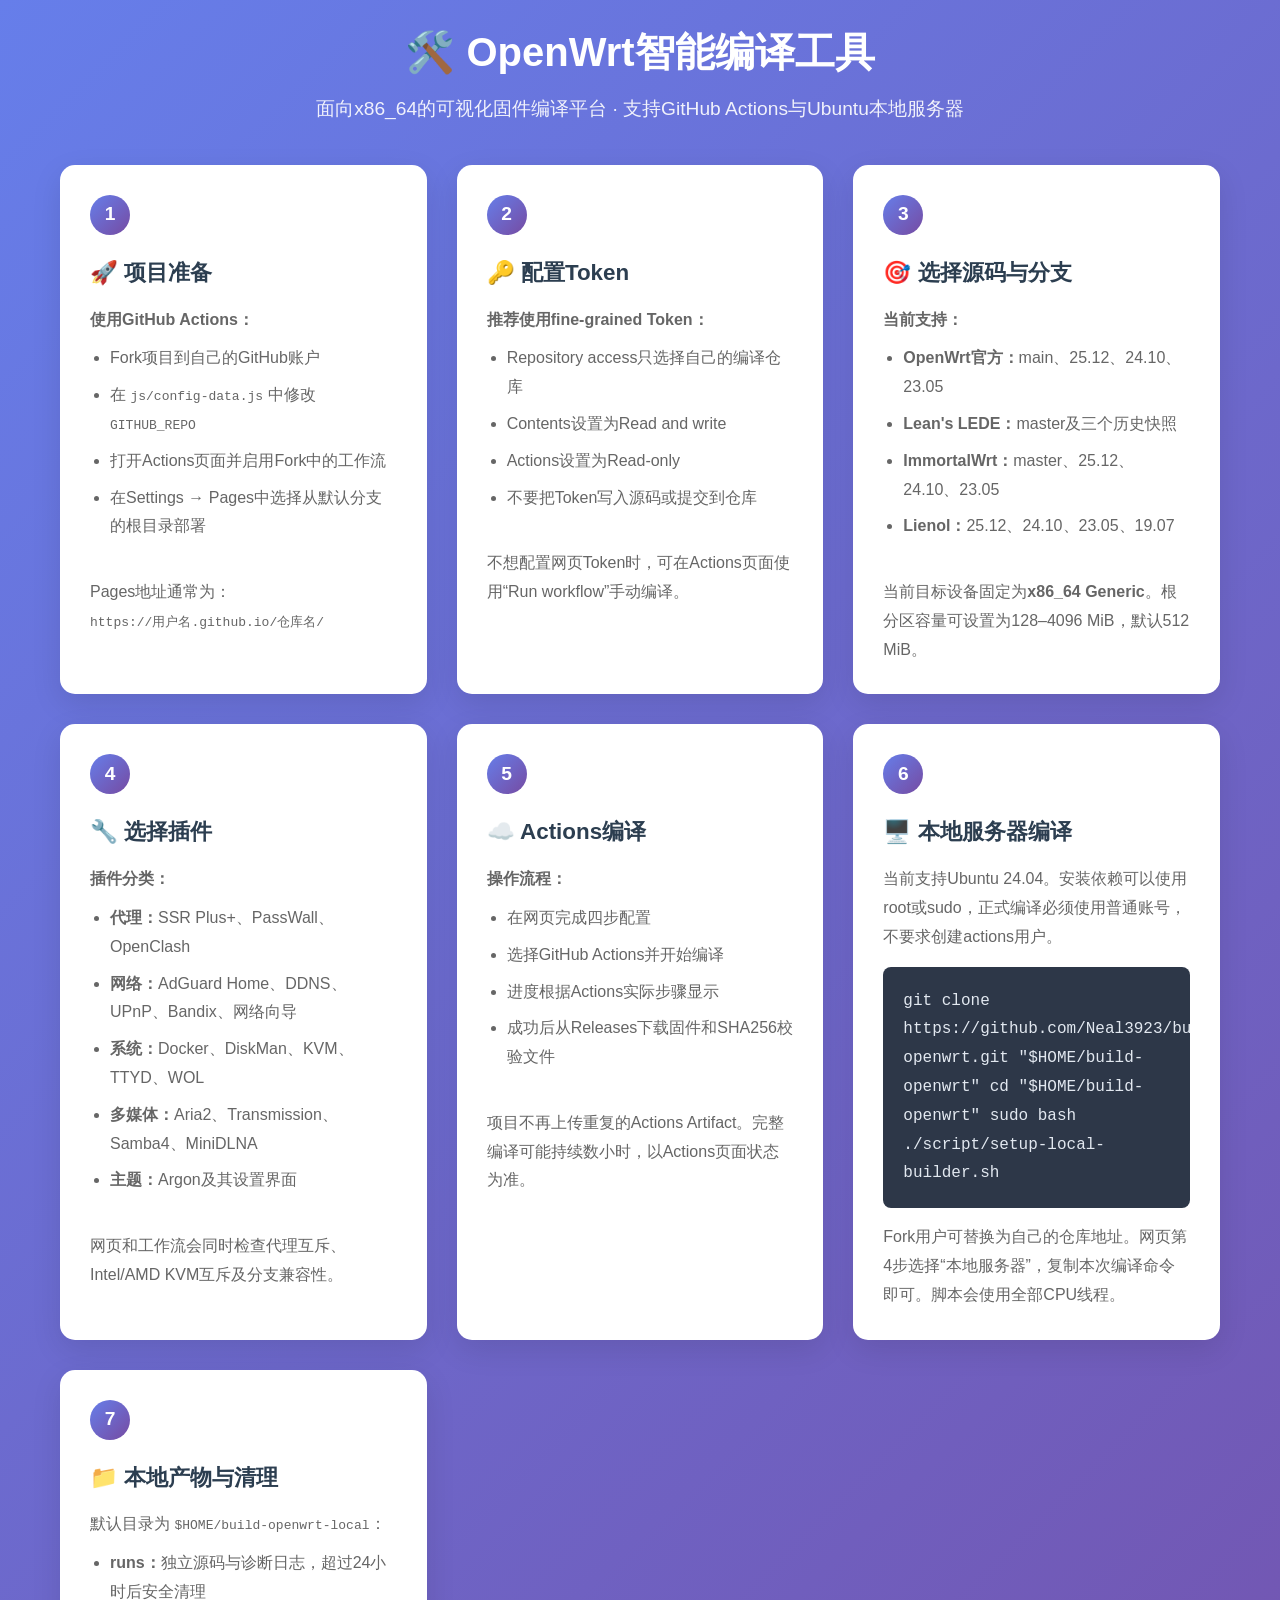
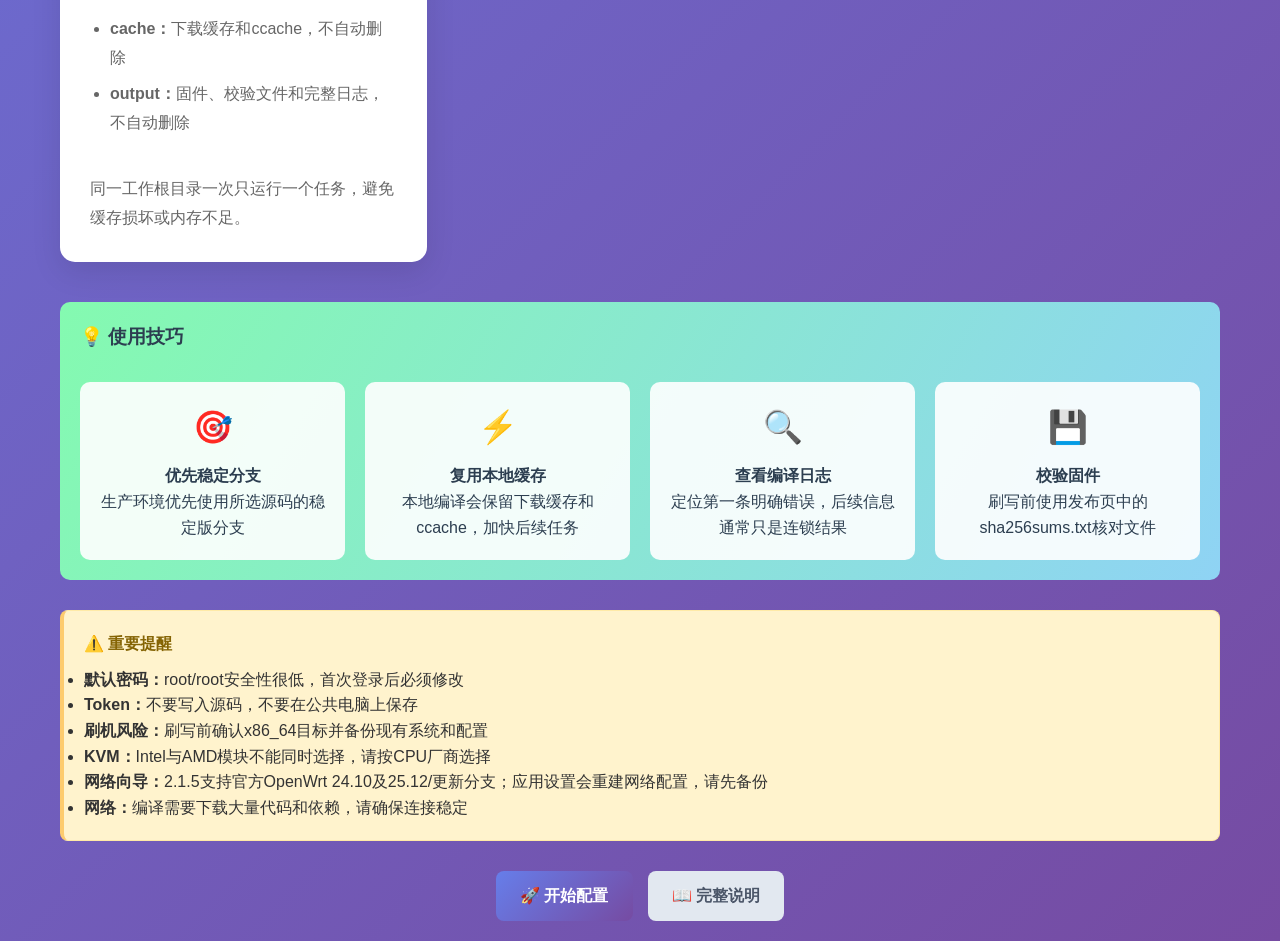
<file: README.html>
<!DOCTYPE html>
<html lang="zh-CN">

<head>
    <meta charset="UTF-8">
    <meta name="viewport" content="width=device-width, initial-scale=1.0">
    <title>OpenWrt智能编译工具 - 使用说明</title>
    <style>
        * {
            margin: 0;
            padding: 0;
            box-sizing: border-box;
        }

        body {
            font-family: -apple-system, BlinkMacSystemFont, 'Segoe UI', Roboto, sans-serif;
            line-height: 1.6;
            color: #333;
            background: linear-gradient(135deg, #667eea 0%, #764ba2 100%);
            min-height: 100vh;
        }

        .container {
            max-width: 1200px;
            margin: 0 auto;
            padding: 20px;
        }

        .header {
            text-align: center;
            color: white;
            margin-bottom: 40px;
        }

        .header h1 {
            font-size: 2.5rem;
            margin-bottom: 10px;
        }

        .header p {
            font-size: 1.2rem;
            opacity: 0.9;
        }

        .usage-steps {
            display: grid;
            grid-template-columns: repeat(auto-fit, minmax(300px, 1fr));
            gap: 30px;
            margin-bottom: 40px;
        }

        .step-card {
            background: white;
            border-radius: 15px;
            padding: 30px;
            box-shadow: 0 10px 30px rgba(0, 0, 0, 0.1);
            transition: transform 0.3s ease, box-shadow 0.3s ease;
        }

        .step-card:hover {
            transform: translateY(-5px);
            box-shadow: 0 20px 40px rgba(0, 0, 0, 0.15);
        }

        .step-number {
            display: inline-flex;
            align-items: center;
            justify-content: center;
            width: 40px;
            height: 40px;
            background: linear-gradient(135deg, #667eea, #764ba2);
            color: white;
            border-radius: 50%;
            font-weight: bold;
            font-size: 1.2rem;
            margin-bottom: 20px;
        }

        .step-title {
            font-size: 1.4rem;
            font-weight: bold;
            margin-bottom: 15px;
            color: #2c3e50;
        }

        .step-content {
            color: #666;
            line-height: 1.8;
        }

        .step-content ul {
            margin-left: 20px;
            margin-top: 10px;
        }

        .step-content li {
            margin-bottom: 8px;
        }

        .highlight {
            background: linear-gradient(120deg, #84fab0 0%, #8fd3f4 100%);
            padding: 20px;
            border-radius: 10px;
            margin: 30px 0;
            color: #2c3e50;
        }

        .feature-grid {
            display: grid;
            grid-template-columns: repeat(auto-fit, minmax(250px, 1fr));
            gap: 20px;
            margin-top: 30px;
        }

        .feature-item {
            background: rgba(255, 255, 255, 0.9);
            padding: 20px;
            border-radius: 10px;
            text-align: center;
        }

        .feature-icon {
            font-size: 2rem;
            margin-bottom: 10px;
        }

        .warning-box {
            background: #fff3cd;
            border: 1px solid #ffeaa7;
            border-left: 4px solid #fdcb6e;
            padding: 20px;
            border-radius: 8px;
            margin: 20px 0;
        }

        .warning-title {
            font-weight: bold;
            color: #856404;
            margin-bottom: 10px;
        }

        .code-block {
            background: #2d3748;
            color: #e2e8f0;
            padding: 20px;
            border-radius: 8px;
            font-family: 'Courier New', monospace;
            overflow-x: auto;
            margin: 15px 0;
        }

        .btn-group {
            display: flex;
            gap: 15px;
            justify-content: center;
            margin-top: 30px;
            flex-wrap: wrap;
        }

        .btn {
            padding: 12px 24px;
            border: none;
            border-radius: 8px;
            font-size: 1rem;
            font-weight: 600;
            text-decoration: none;
            cursor: pointer;
            transition: all 0.3s ease;
            display: inline-flex;
            align-items: center;
            gap: 8px;
        }

        .btn-primary {
            background: linear-gradient(135deg, #667eea, #764ba2);
            color: white;
        }

        .btn-primary:hover {
            transform: translateY(-2px);
            box-shadow: 0 5px 15px rgba(102, 126, 234, 0.4);
        }

        .btn-secondary {
            background: #e2e8f0;
            color: #4a5568;
        }

        .btn-secondary:hover {
            background: #cbd5e0;
        }

        @media (max-width: 768px) {
            .header h1 {
                font-size: 2rem;
            }

            .usage-steps {
                grid-template-columns: 1fr;
            }

            .btn-group {
                flex-direction: column;
                align-items: center;
            }
        }
    </style>
</head>

<body>
    <div class="container">
        <div class="header">
            <h1>🛠️ OpenWrt智能编译工具</h1>
            <p>面向x86_64的可视化固件编译平台 · 支持GitHub Actions与Ubuntu本地服务器</p>
        </div>

        <div class="usage-steps">
            <div class="step-card">
                <div class="step-number">1</div>
                <div class="step-title">🚀 项目准备</div>
                <div class="step-content">
                    <strong>使用GitHub Actions：</strong>
                    <ul>
                        <li>Fork项目到自己的GitHub账户</li>
                        <li>在 <code>js/config-data.js</code> 中修改 <code>GITHUB_REPO</code></li>
                        <li>打开Actions页面并启用Fork中的工作流</li>
                        <li>在Settings → Pages中选择从默认分支的根目录部署</li>
                    </ul>
                    <br>
                    Pages地址通常为：<br>
                    <code>https://用户名.github.io/仓库名/</code>
                </div>
            </div>

            <div class="step-card">
                <div class="step-number">2</div>
                <div class="step-title">🔑 配置Token</div>
                <div class="step-content">
                    <strong>推荐使用fine-grained Token：</strong>
                    <ul>
                        <li>Repository access只选择自己的编译仓库</li>
                        <li>Contents设置为Read and write</li>
                        <li>Actions设置为Read-only</li>
                        <li>不要把Token写入源码或提交到仓库</li>
                    </ul>
                    <br>
                    不想配置网页Token时，可在Actions页面使用“Run workflow”手动编译。
                </div>
            </div>

            <div class="step-card">
                <div class="step-number">3</div>
                <div class="step-title">🎯 选择源码与分支</div>
                <div class="step-content">
                    <strong>当前支持：</strong>
                    <ul>
                        <li><strong>OpenWrt官方：</strong>main、25.12、24.10、23.05</li>
                        <li><strong>Lean's LEDE：</strong>master及三个历史快照</li>
                        <li><strong>ImmortalWrt：</strong>master、25.12、24.10、23.05</li>
                        <li><strong>Lienol：</strong>25.12、24.10、23.05、19.07</li>
                    </ul>
                    <br>
                    当前目标设备固定为<strong>x86_64 Generic</strong>。根分区容量可设置为128–4096 MiB，默认512 MiB。
                </div>
            </div>

            <div class="step-card">
                <div class="step-number">4</div>
                <div class="step-title">🔧 选择插件</div>
                <div class="step-content">
                    <strong>插件分类：</strong>
                    <ul>
                        <li><strong>代理：</strong>SSR Plus+、PassWall、OpenClash</li>
                        <li><strong>网络：</strong>AdGuard Home、DDNS、UPnP、Bandix、网络向导</li>
                        <li><strong>系统：</strong>Docker、DiskMan、KVM、TTYD、WOL</li>
                        <li><strong>多媒体：</strong>Aria2、Transmission、Samba4、MiniDLNA</li>
                        <li><strong>主题：</strong>Argon及其设置界面</li>
                    </ul>
                    <br>
                    网页和工作流会同时检查代理互斥、Intel/AMD KVM互斥及分支兼容性。
                </div>
            </div>

            <div class="step-card">
                <div class="step-number">5</div>
                <div class="step-title">☁️ Actions编译</div>
                <div class="step-content">
                    <strong>操作流程：</strong>
                    <ul>
                        <li>在网页完成四步配置</li>
                        <li>选择GitHub Actions并开始编译</li>
                        <li>进度根据Actions实际步骤显示</li>
                        <li>成功后从Releases下载固件和SHA256校验文件</li>
                    </ul>
                    <br>
                    项目不再上传重复的Actions Artifact。完整编译可能持续数小时，以Actions页面状态为准。
                </div>
            </div>

            <div class="step-card">
                <div class="step-number">6</div>
                <div class="step-title">🖥️ 本地服务器编译</div>
                <div class="step-content">
                    当前支持Ubuntu 24.04。安装依赖可以使用root或sudo，正式编译必须使用普通账号，不要求创建actions用户。
                    <br>
                    <div class="code-block">git clone https://github.com/Neal3923/build-openwrt.git "$HOME/build-openwrt"
cd "$HOME/build-openwrt"
sudo bash ./script/setup-local-builder.sh</div>
                    Fork用户可替换为自己的仓库地址。网页第4步选择“本地服务器”，复制本次编译命令即可。脚本会使用全部CPU线程。
                </div>
            </div>

            <div class="step-card">
                <div class="step-number">7</div>
                <div class="step-title">📁 本地产物与清理</div>
                <div class="step-content">
                    默认目录为 <code>$HOME/build-openwrt-local</code>：
                    <ul>
                        <li><strong>runs：</strong>独立源码与诊断日志，超过24小时后安全清理</li>
                        <li><strong>cache：</strong>下载缓存和ccache，不自动删除</li>
                        <li><strong>output：</strong>固件、校验文件和完整日志，不自动删除</li>
                    </ul>
                    <br>
                    同一工作根目录一次只运行一个任务，避免缓存损坏或内存不足。
                </div>
            </div>

            <div class="step-card">
                <div class="step-number">8</div>
                <div class="step-title">🔐 固件默认设置</div>
                <div class="step-content">
                    <ul>
                        <li><strong>管理地址：</strong>10.0.0.1</li>
                        <li><strong>用户名：</strong>root</li>
                        <li><strong>密码：</strong>root</li>
                    </ul>
                    <br>
                    这些值用于全新刷写或恢复出厂设置。检测到root已有密码时会保留当前地址和密码；首次登录后请立即修改默认密码。
                </div>
            </div>
        </div>

        <div class="highlight">
            <h3>💡 使用技巧</h3>
            <div class="feature-grid">
                <div class="feature-item">
                    <div class="feature-icon">🎯</div>
                    <h4>优先稳定分支</h4>
                    <p>生产环境优先使用所选源码的稳定版分支</p>
                </div>
                <div class="feature-item">
                    <div class="feature-icon">⚡</div>
                    <h4>复用本地缓存</h4>
                    <p>本地编译会保留下载缓存和ccache，加快后续任务</p>
                </div>
                <div class="feature-item">
                    <div class="feature-icon">🔍</div>
                    <h4>查看编译日志</h4>
                    <p>定位第一条明确错误，后续信息通常只是连锁结果</p>
                </div>
                <div class="feature-item">
                    <div class="feature-icon">💾</div>
                    <h4>校验固件</h4>
                    <p>刷写前使用发布页中的sha256sums.txt核对文件</p>
                </div>
            </div>
        </div>

        <div class="warning-box">
            <div class="warning-title">⚠️ 重要提醒</div>
            <ul>
                <li><strong>默认密码：</strong>root/root安全性很低，首次登录后必须修改</li>
                <li><strong>Token：</strong>不要写入源码，不要在公共电脑上保存</li>
                <li><strong>刷机风险：</strong>刷写前确认x86_64目标并备份现有系统和配置</li>
                <li><strong>KVM：</strong>Intel与AMD模块不能同时选择，请按CPU厂商选择</li>
                <li><strong>网络向导：</strong>2.1.5支持官方OpenWrt 24.10及25.12/更新分支；应用设置会重建网络配置，请先备份</li>
                <li><strong>网络：</strong>编译需要下载大量代码和依赖，请确保连接稳定</li>
            </ul>
        </div>

        <div class="btn-group">
            <a href="./index.html" class="btn btn-primary">
                🚀 开始配置
            </a>
            <a href="./README.md" class="btn btn-secondary">
                📖 完整说明
            </a>
        </div>
    </div>

    <script>
        // 页面加载动画
        document.addEventListener('DOMContentLoaded', function () {
            const cards = document.querySelectorAll('.step-card');
            cards.forEach((card, index) => {
                card.style.opacity = '0';
                card.style.transform = 'translateY(20px)';
                setTimeout(() => {
                    card.style.transition = 'all 0.6s ease';
                    card.style.opacity = '1';
                    card.style.transform = 'translateY(0)';
                }, index * 200);
            });
        });
    </script>
</body>

</html>
</file>
